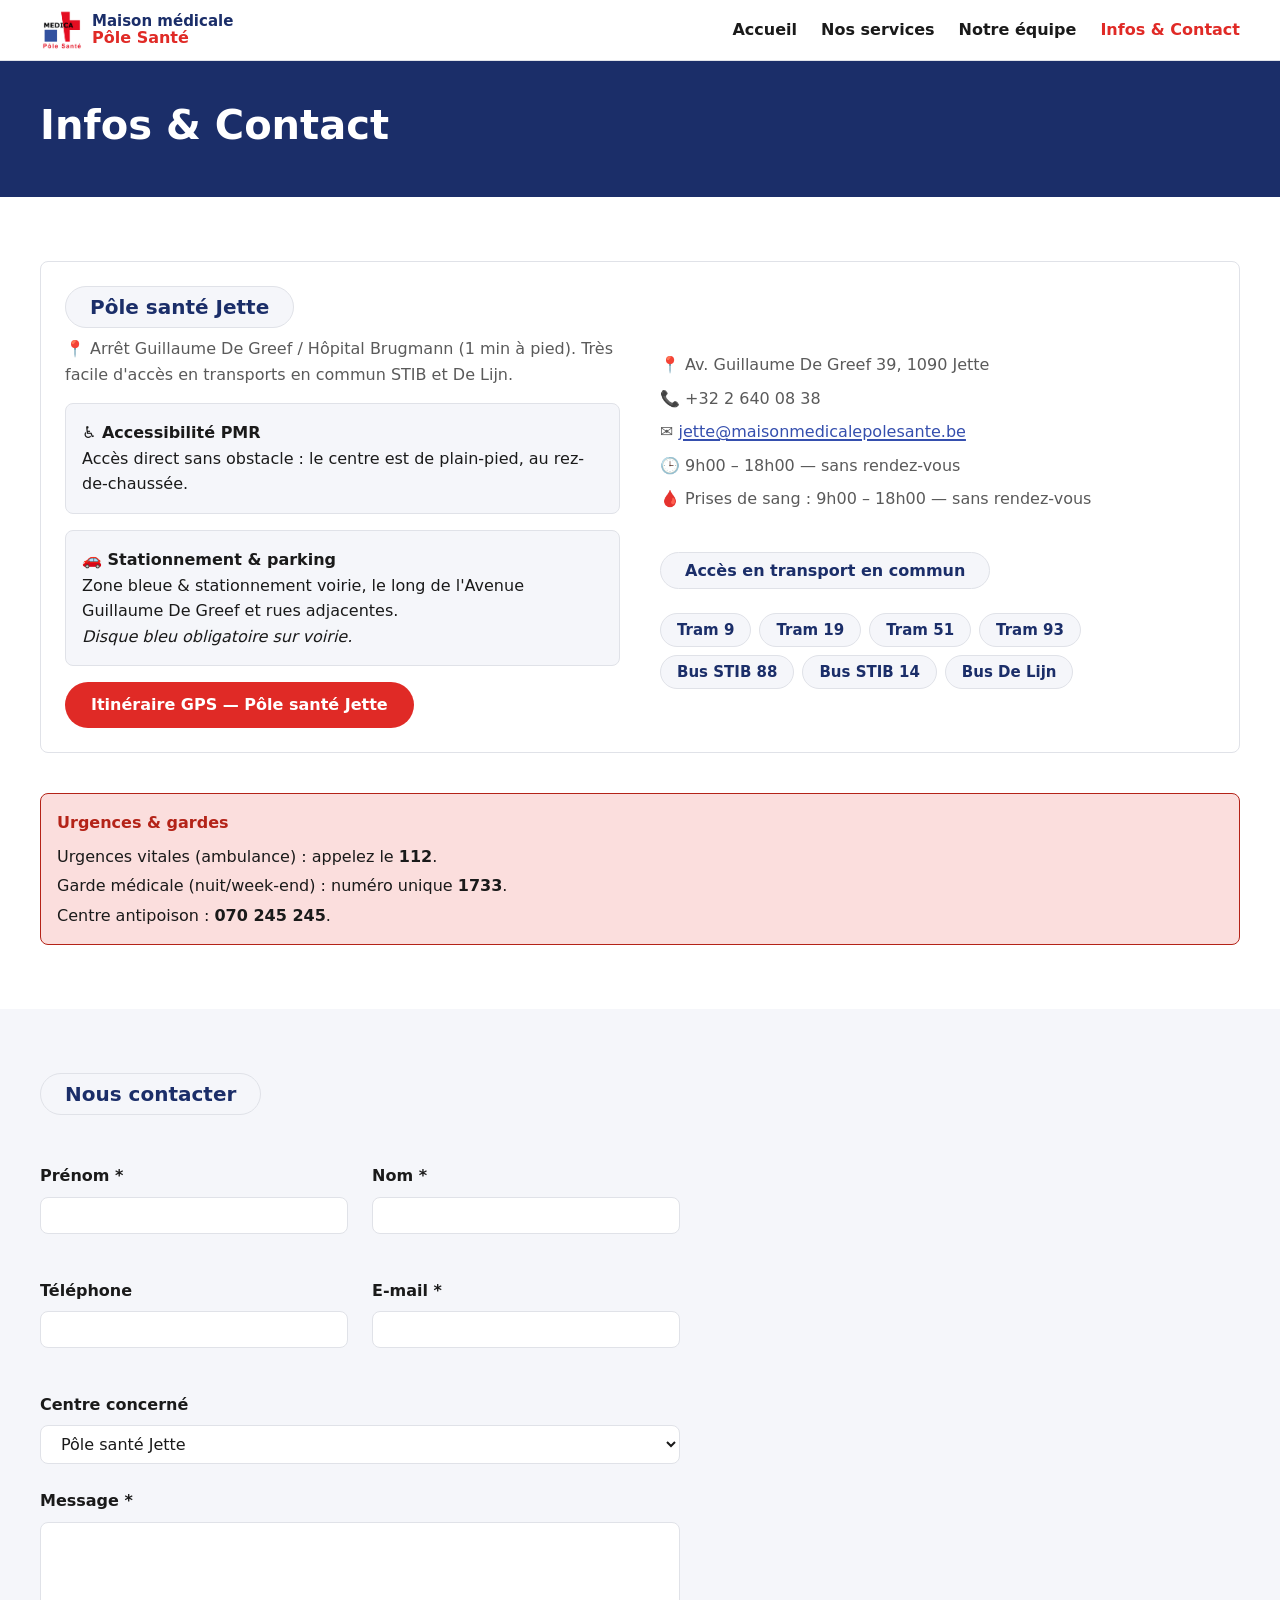
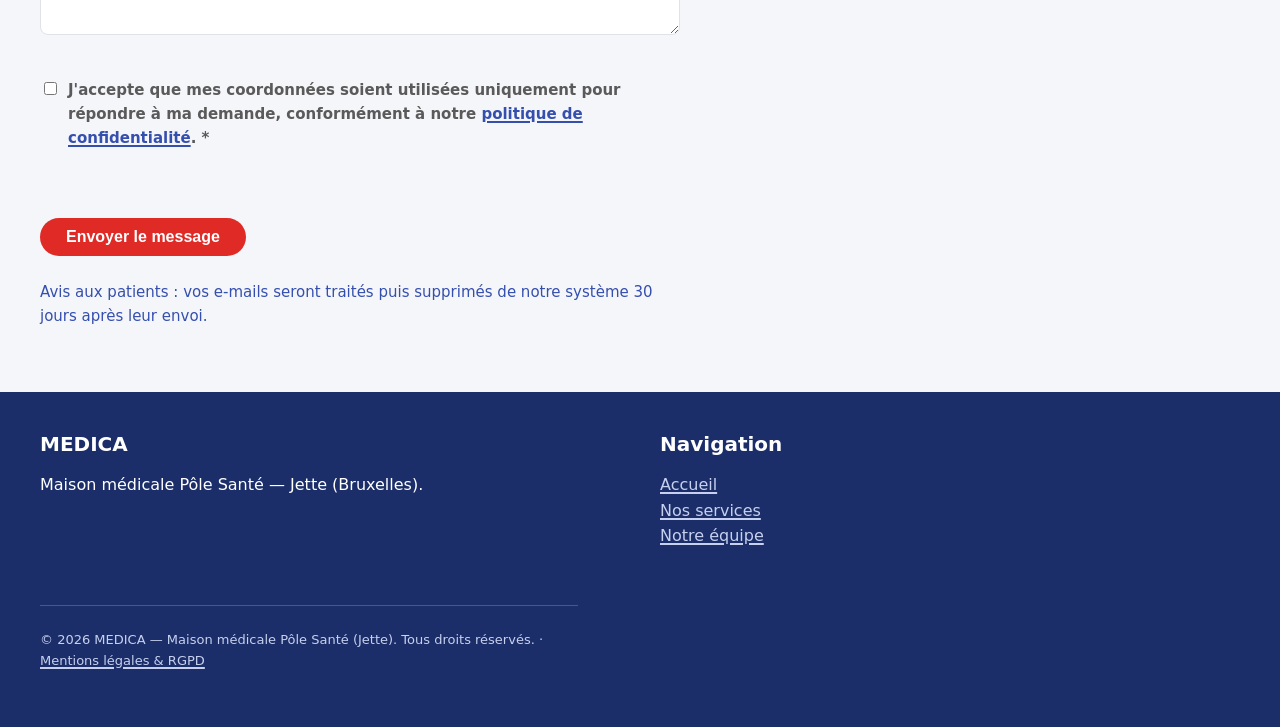
<file: contact.html>
<!DOCTYPE html>
<html lang="fr">
<head>
<meta charset="UTF-8">
<meta name="viewport" content="width=device-width, initial-scale=1">
<title>Infos &amp; Contact — MEDICA Pôle Santé Jette</title>
<meta name="description" content="Adresse, horaires, téléphone, accès en transport en commun, parking et numéros d'urgence pour la maison médicale Pôle Santé de Jette.">
<link rel="stylesheet" href="03-design-system.css?v=7">
<link rel="stylesheet" href="style.css?v=23">
</head>
<body>

<header class="entete">
  <div class="conteneur">
    <a class="entete__marque" href="index.html">
      <img class="entete__logo" src="logo-medica-v2.png" width="44" height="44" alt="Logo MEDICA : croix rouge et carré bleu">
      <span class="entete__nom">Maison médicale<small>Pôle Santé</small></span>
    </a>

    <nav class="entete__nav" aria-label="Navigation principale">
      <a href="index.html">Accueil</a>
      <a href="services.html">Nos services</a>
      <a href="equipe.html">Notre équipe</a>
      <a href="contact.html" aria-current="page">Infos &amp; Contact</a>
    </nav>

    <button class="entete__bascule" type="button" aria-expanded="false" aria-controls="nav-mobile" id="bouton-menu">
      <span aria-hidden="true">☰</span>
      <span style="position:absolute;width:1px;height:1px;overflow:hidden;clip:rect(0 0 0 0);">Ouvrir le menu</span>
    </button>
  </div>

  <nav class="entete__nav-mobile" id="nav-mobile" aria-label="Navigation mobile" hidden>
    <a href="index.html">Accueil</a>
    <a href="services.html">Nos services</a>
    <a href="equipe.html">Notre équipe</a>
    <a href="contact.html" aria-current="page">Infos &amp; Contact</a>
  </nav>
</header>

<main>

  <section class="bandeau">
    <div class="conteneur">
      <h1>Infos &amp; Contact</h1>
    </div>
  </section>

  <section class="section">
    <div class="conteneur">
      <div class="grille-centres">

        <article class="carte-centre">
          <h2>Pôle santé Jette</h2>

          <div class="carte-centre__deux-colonnes">
            <div class="carte-centre__col carte-centre__col--droite">
              <ul class="carte-centre__liste">
                <li>📍 Av. Guillaume De Greef 39, 1090 Jette</li>
                <li>📞 +32 2 640 08 38</li>
                <li>✉️ <a href="mailto:jette@maisonmedicalepolesante.be">jette@maisonmedicalepolesante.be</a></li>
                <li>🕒 9h00 – 18h00 — sans rendez-vous</li>
                <li>🩸 Prises de sang : 9h00 – 18h00 — sans rendez-vous</li>
              </ul>

              <h3 style="font-size:var(--taille-m); margin-top:var(--esp-4);">Accès en transport en commun</h3>
              <ul class="liste-transport">
                <li class="puce-transport">Tram 9</li>
                <li class="puce-transport">Tram 19</li>
                <li class="puce-transport">Tram 51</li>
                <li class="puce-transport">Tram 93</li>
                <li class="puce-transport">Bus STIB 88</li>
                <li class="puce-transport">Bus STIB 14</li>
                <li class="puce-transport">Bus De Lijn</li>
              </ul>
            </div>

            <div class="carte-centre__col carte-centre__col--gauche">
              <p style="color:var(--texte-secondaire); margin-top:0;">
                📍 Arrêt Guillaume De Greef / Hôpital Brugmann (1 min à pied).
                Très facile d'accès en transports en commun STIB et De Lijn.
              </p>

              <div class="encart-parking">
                <strong>♿ Accessibilité PMR</strong><br>
                Accès direct sans obstacle&nbsp;: le centre est de plain-pied,
                au rez-de-chaussée.
              </div>

              <div class="encart-parking">
                <strong>🚗 Stationnement &amp; parking</strong><br>
                Zone bleue &amp; stationnement voirie, le long de l'Avenue
                Guillaume De Greef et rues adjacentes.<br>
                <em>Disque bleu obligatoire sur voirie.</em>
              </div>

              <div class="carte-centre__actions">
                <a class="bouton bouton-primaire" href="https://www.google.com/maps/dir/?api=1&amp;destination=Av.+Guillaume+De+Greef+39%2C+1090+Jette%2C+Belgique" target="_blank" rel="noopener">Itinéraire GPS — Pôle santé Jette</a>
              </div>
            </div>
          </div>
        </article>

      </div>

      <div class="encart-urgence" style="margin-top:var(--esp-5);">
        <strong style="color:var(--erreur);">Urgences &amp; gardes</strong>
        <p style="margin:var(--esp-2) 0 0;">Urgences vitales (ambulance) : appelez le <strong>112</strong>.</p>
        <p style="margin:var(--esp-1) 0 0;">Garde médicale (nuit/week-end) : numéro unique <strong>1733</strong>.</p>
        <p style="margin:var(--esp-1) 0 0;">Centre antipoison : <strong>070 245 245</strong>.</p>
      </div>
    </div>
  </section>

  <section class="section section--alt" id="nous-contacter">
    <div class="conteneur">
      <div class="section__entete">
        <h2>Nous contacter</h2>
      </div>

      <form class="formulaire" id="formulaire-contact" novalidate>
        <p class="formulaire__piege" aria-hidden="true">
          <label for="site-web-personnel">Ne pas remplir ce champ</label>
          <input type="text" id="site-web-personnel" name="site-web-personnel" tabindex="-1" autocomplete="off">
        </p>
        <input type="hidden" name="horodatage" id="horodatage">

        <div class="formulaire__grille formulaire__grille--deux">
          <div class="formulaire__champ">
            <label for="prenom">Prénom *</label>
            <input type="text" id="prenom" name="prenom" required autocomplete="given-name">
            <span class="formulaire__erreur" id="erreur-prenom"></span>
          </div>
          <div class="formulaire__champ">
            <label for="nom">Nom *</label>
            <input type="text" id="nom" name="nom" required autocomplete="family-name">
            <span class="formulaire__erreur" id="erreur-nom"></span>
          </div>
        </div>

        <div class="formulaire__grille formulaire__grille--deux">
          <div class="formulaire__champ">
            <label for="telephone">Téléphone</label>
            <input type="tel" id="telephone" name="telephone" autocomplete="tel">
          </div>
          <div class="formulaire__champ">
            <label for="email">E-mail *</label>
            <input type="email" id="email" name="email" required autocomplete="email">
            <span class="formulaire__erreur" id="erreur-email"></span>
          </div>
        </div>

        <div class="formulaire__champ">
          <label for="centre">Centre concerné</label>
          <select id="centre" name="centre">
            <option value="Pôle santé Jette">Pôle santé Jette</option>
          </select>
        </div>

        <div class="formulaire__champ">
          <label for="message">Message *</label>
          <textarea id="message" name="message" rows="5" required></textarea>
          <span class="formulaire__erreur" id="erreur-message"></span>
        </div>

        <label class="formulaire__case">
          <input type="checkbox" id="consentement" name="consentement" required>
          <span>J'accepte que mes coordonnées soient utilisées uniquement pour répondre à ma demande, conformément à notre <a href="mentions-legales.html">politique de confidentialité</a>. *</span>
        </label>
        <span class="formulaire__erreur" id="erreur-consentement"></span>

        <button class="bouton bouton-primaire" type="submit" id="bouton-envoyer">Envoyer le message</button>

        <p style="color:var(--accent-clair); font-size:var(--taille-s); margin:0;">Avis aux patients&nbsp;: vos e-mails seront traités puis supprimés de notre système 30 jours après leur envoi.</p>
      </form>
    </div>
  </section>

</main>

<footer class="pied">
  <div class="conteneur">
    <div class="pied__grille" style="grid-template-columns:1fr 1fr;">
      <div>
        <h3 style="color:var(--accent-texte);">MEDICA</h3>
        <p>Maison médicale Pôle Santé — Jette (Bruxelles).</p>
      </div>
      <div>
        <h3 style="color:var(--accent-texte);">Navigation</h3>
        <p>
          <a href="index.html">Accueil</a><br>
          <a href="services.html">Nos services</a><br>
          <a href="equipe.html">Notre équipe</a>
        </p>
      </div>
    </div>
    <p class="pied__bas">© 2026 MEDICA — Maison médicale Pôle Santé (Jette). Tous droits réservés. · <a href="mentions-legales.html">Mentions légales &amp; RGPD</a></p>
  </div>
</footer>

<script>
  const formulaireContact = document.getElementById('formulaire-contact');
  document.getElementById('horodatage').value = Date.now();

  function afficherErreur(id, message) {
    const el = document.getElementById('erreur-' + id);
    if (el) el.textContent = message;
  }

  formulaireContact.addEventListener('submit', (evenement) => {
    let valide = true;
    ['prenom', 'nom', 'email', 'message', 'consentement'].forEach((id) => afficherErreur(id, ''));

    const prenom = document.getElementById('prenom');
    const nom = document.getElementById('nom');
    const email = document.getElementById('email');
    const message = document.getElementById('message');
    const consentement = document.getElementById('consentement');
    const piege = document.getElementById('site-web-personnel');

    if (!prenom.value.trim()) { afficherErreur('prenom', 'Merci d’indiquer votre prénom.'); valide = false; }
    if (!nom.value.trim()) { afficherErreur('nom', 'Merci d’indiquer votre nom.'); valide = false; }
    if (!email.value.trim() || !email.checkValidity()) { afficherErreur('email', 'Merci d’indiquer une adresse e-mail valide.'); valide = false; }
    if (!message.value.trim()) { afficherErreur('message', 'Merci de rédiger votre message.'); valide = false; }
    if (!consentement.checked) { afficherErreur('consentement', 'Merci de cocher la case pour continuer.'); valide = false; }

    // Le formulaire n'a pas de serveur derrière lui : on prévient toujours
    // la soumission native et on ouvre un e-mail pré-rempli à la place.
    evenement.preventDefault();

    // Piège anti-spam : un champ que seuls les robots remplissent.
    if (piege.value) { return; }

    if (!valide) { return; }

    const centre = document.getElementById('centre').value;
    const telephone = document.getElementById('telephone').value.trim();

    const sujet = `Message du site — ${centre}`;
    const corps = [
      `Prénom : ${prenom.value.trim()}`,
      `Nom : ${nom.value.trim()}`,
      `Téléphone : ${telephone || '(non renseigné)'}`,
      `E-mail : ${email.value.trim()}`,
      `Centre concerné : ${centre}`,
      '',
      'Message :',
      message.value.trim(),
    ].join('\n');

    const lienMailto = `mailto:maisonmedicale.pole.sante@gmail.com?subject=${encodeURIComponent(sujet)}&body=${encodeURIComponent(corps)}`;

    window.location.href = lienMailto;
  });

  const boutonMenu = document.getElementById('bouton-menu');
  const navMobile = document.getElementById('nav-mobile');
  boutonMenu.addEventListener('click', () => {
    const ouvert = boutonMenu.getAttribute('aria-expanded') === 'true';
    boutonMenu.setAttribute('aria-expanded', String(!ouvert));
    navMobile.hidden = ouvert;
  });
</script>

</body>
</html>
</file>
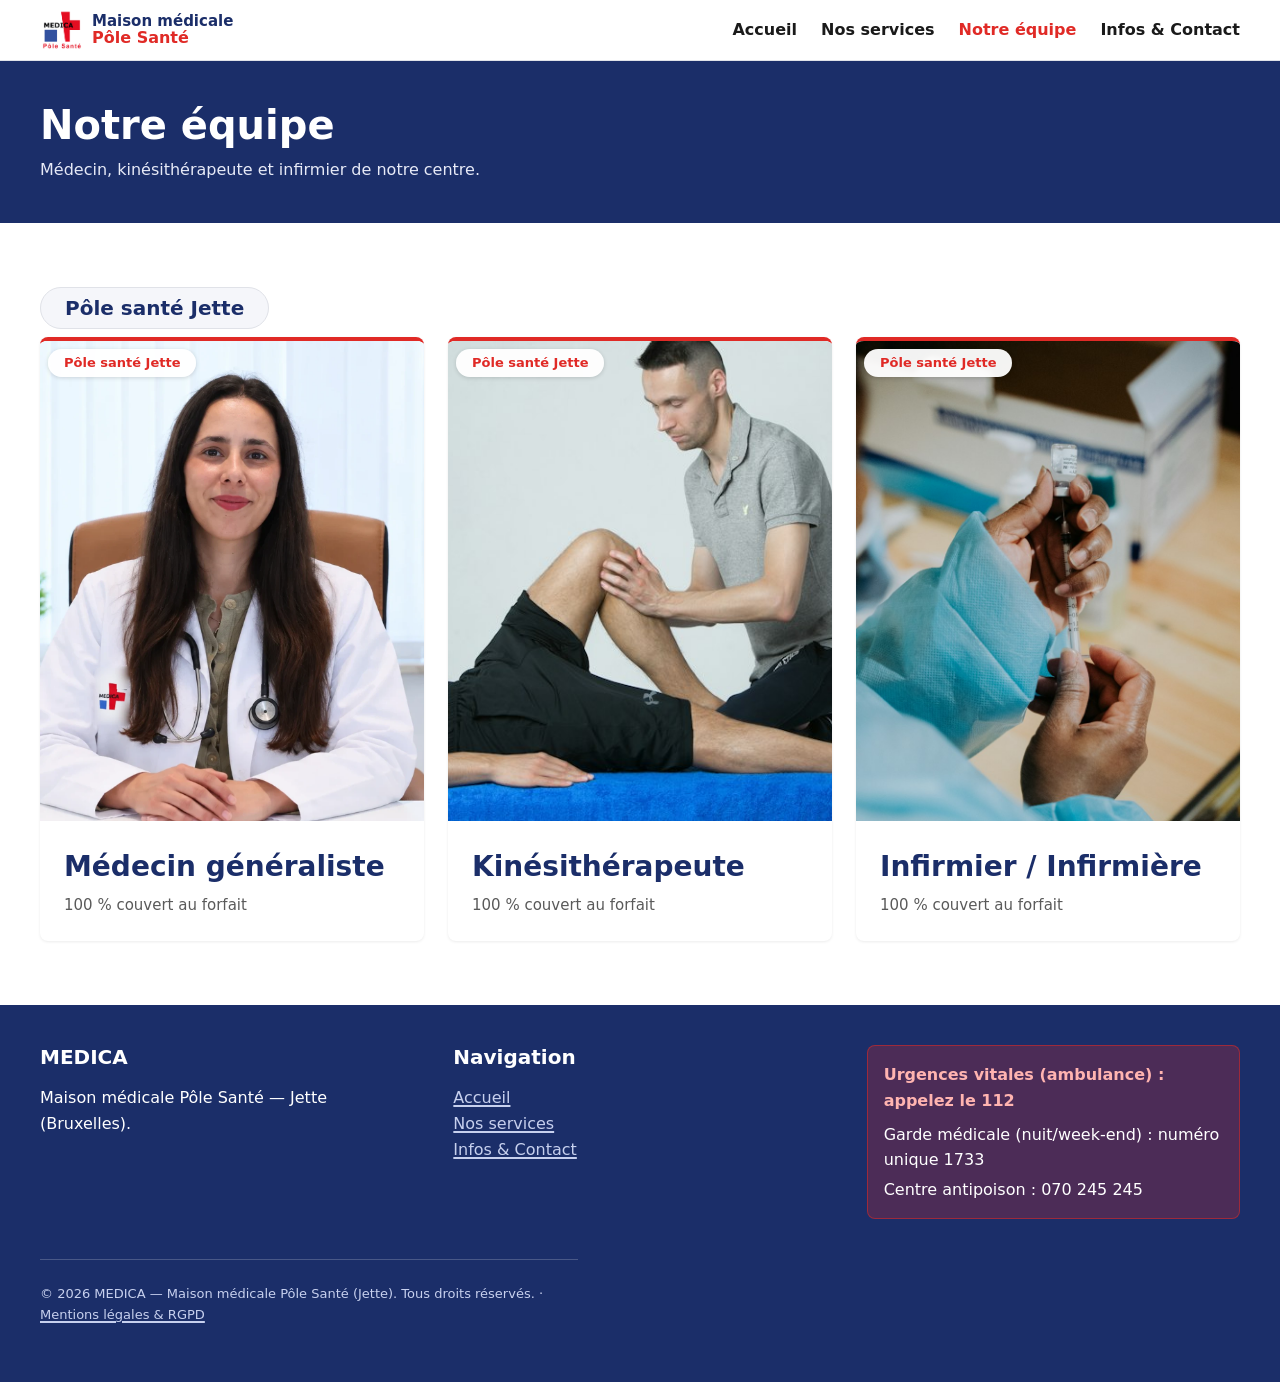
<file: equipe.html>
<!DOCTYPE html>
<html lang="fr">
<head>
<meta charset="UTF-8">
<meta name="viewport" content="width=device-width, initial-scale=1">
<title>Notre équipe — MEDICA Pôle Santé Jette</title>
<meta name="description" content="L'équipe médicale et paramédicale de la maison médicale Pôle Santé à Jette : médecin généraliste, kinésithérapeute, infirmier.">
<link rel="stylesheet" href="03-design-system.css?v=7">
<link rel="stylesheet" href="style.css?v=23">
</head>
<body>

<header class="entete">
  <div class="conteneur">
    <a class="entete__marque" href="index.html">
      <img class="entete__logo" src="logo-medica-v2.png" width="44" height="44" alt="Logo MEDICA : croix rouge et carré bleu">
      <span class="entete__nom">Maison médicale<small>Pôle Santé</small></span>
    </a>

    <nav class="entete__nav" aria-label="Navigation principale">
      <a href="index.html">Accueil</a>
      <a href="services.html">Nos services</a>
      <a href="equipe.html" aria-current="page">Notre équipe</a>
      <a href="contact.html">Infos &amp; Contact</a>
    </nav>

    <button class="entete__bascule" type="button" aria-expanded="false" aria-controls="nav-mobile" id="bouton-menu">
      <span aria-hidden="true">☰</span>
      <span style="position:absolute;width:1px;height:1px;overflow:hidden;clip:rect(0 0 0 0);">Ouvrir le menu</span>
    </button>
  </div>

  <nav class="entete__nav-mobile" id="nav-mobile" aria-label="Navigation mobile" hidden>
    <a href="index.html">Accueil</a>
    <a href="services.html">Nos services</a>
    <a href="equipe.html" aria-current="page">Notre équipe</a>
    <a href="contact.html">Infos &amp; Contact</a>
  </nav>
</header>

<main>

  <section class="bandeau">
    <div class="conteneur">
      <h1>Notre équipe</h1>
      <p>Médecin, kinésithérapeute et infirmier de notre centre.</p>
    </div>
  </section>

  <section class="section">
    <div class="conteneur">
      <h2>Pôle santé Jette</h2>
      <div class="grille-equipe">
        <article class="carte-membre carte-membre--jette">
          <div class="carte-membre__photo-zone">
            <span class="carte-membre__badge">Pôle santé Jette</span>
            <img class="carte-membre__photo" src="actifs/photo-medecin-jette.webp" alt="Médecin généraliste">
          </div>
          <div class="carte-membre__corps">
            <p class="role">Médecin généraliste</p>
            <p class="centre">100&nbsp;% couvert au forfait</p>
          </div>
        </article>

        <article class="carte-membre carte-membre--jette">
          <div class="carte-membre__photo-zone">
            <span class="carte-membre__badge">Pôle santé Jette</span>
            <img class="carte-membre__photo" src="actifs/photo-kine-jette.jpg" alt="Kinésithérapeute">
          </div>
          <div class="carte-membre__corps">
            <p class="role">Kinésithérapeute</p>
            <p class="centre">100&nbsp;% couvert au forfait</p>
          </div>
        </article>

        <article class="carte-membre carte-membre--jette">
          <div class="carte-membre__photo-zone">
            <span class="carte-membre__badge">Pôle santé Jette</span>
            <img class="carte-membre__photo" src="actifs/photo-infirmiere-jette.jpg" alt="Infirmier / Infirmière">
          </div>
          <div class="carte-membre__corps">
            <p class="role">Infirmier / Infirmière</p>
            <p class="centre">100&nbsp;% couvert au forfait</p>
          </div>
        </article>
      </div>
    </div>
  </section>

</main>

<footer class="pied">
  <div class="conteneur">
    <div class="pied__grille">
      <div>
        <h3 style="color:var(--accent-texte);">MEDICA</h3>
        <p>Maison médicale Pôle Santé — Jette (Bruxelles).</p>
      </div>
      <div>
        <h3 style="color:var(--accent-texte);">Navigation</h3>
        <p>
          <a href="index.html">Accueil</a><br>
          <a href="services.html">Nos services</a><br>
          <a href="contact.html">Infos &amp; Contact</a>
        </p>
      </div>
      <div class="pied__urgence">
        <p style="margin:0 0 var(--esp-2);"><strong>Urgences vitales (ambulance)&nbsp;: appelez le 112</strong></p>
        <p style="margin:0 0 var(--esp-1);">Garde médicale (nuit/week-end)&nbsp;: numéro unique 1733</p>
        <p style="margin:0;">Centre antipoison&nbsp;: 070 245 245</p>
      </div>
    </div>
    <p class="pied__bas">© 2026 MEDICA — Maison médicale Pôle Santé (Jette). Tous droits réservés. · <a href="mentions-legales.html">Mentions légales &amp; RGPD</a></p>
  </div>
</footer>

<script>
  const boutonMenu = document.getElementById('bouton-menu');
  const navMobile = document.getElementById('nav-mobile');
  boutonMenu.addEventListener('click', () => {
    const ouvert = boutonMenu.getAttribute('aria-expanded') === 'true';
    boutonMenu.setAttribute('aria-expanded', String(!ouvert));
    navMobile.hidden = ouvert;
  });
</script>

</body>
</html>
</file>
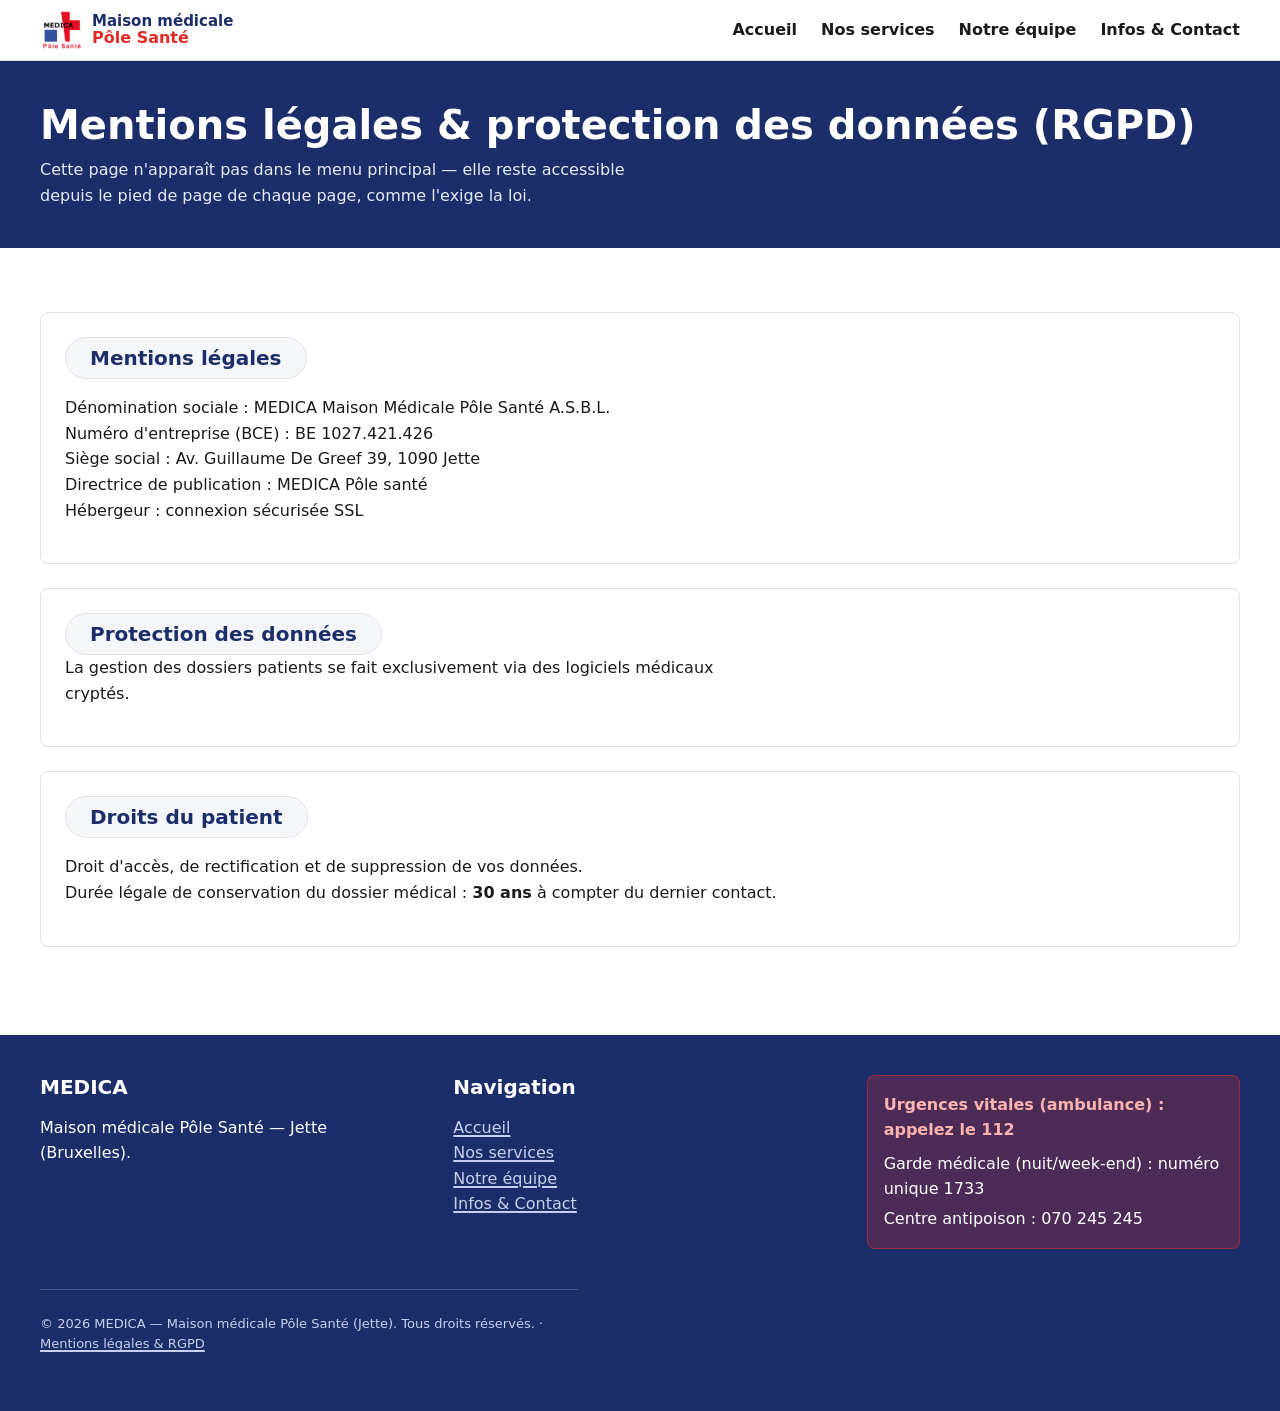
<file: mentions-legales.html>
<!DOCTYPE html>
<html lang="fr">
<head>
<meta charset="UTF-8">
<meta name="viewport" content="width=device-width, initial-scale=1">
<title>Mentions légales &amp; RGPD — MEDICA Pôle Santé Jette</title>
<meta name="description" content="Mentions légales, protection des données et droits du patient pour la maison médicale Pôle Santé de Jette.">
<link rel="stylesheet" href="03-design-system.css?v=7">
<link rel="stylesheet" href="style.css?v=23">
</head>
<body>

<header class="entete">
  <div class="conteneur">
    <a class="entete__marque" href="index.html">
      <img class="entete__logo" src="logo-medica-v2.png" width="44" height="44" alt="Logo MEDICA : croix rouge et carré bleu">
      <span class="entete__nom">Maison médicale<small>Pôle Santé</small></span>
    </a>

    <nav class="entete__nav" aria-label="Navigation principale">
      <a href="index.html">Accueil</a>
      <a href="services.html">Nos services</a>
      <a href="equipe.html">Notre équipe</a>
      <a href="contact.html">Infos &amp; Contact</a>
    </nav>

    <button class="entete__bascule" type="button" aria-expanded="false" aria-controls="nav-mobile" id="bouton-menu">
      <span aria-hidden="true">☰</span>
      <span style="position:absolute;width:1px;height:1px;overflow:hidden;clip:rect(0 0 0 0);">Ouvrir le menu</span>
    </button>
  </div>

  <nav class="entete__nav-mobile" id="nav-mobile" aria-label="Navigation mobile" hidden>
    <a href="index.html">Accueil</a>
    <a href="services.html">Nos services</a>
    <a href="equipe.html">Notre équipe</a>
    <a href="contact.html">Infos &amp; Contact</a>
  </nav>
</header>

<main>

  <section class="bandeau">
    <div class="conteneur">
      <h1>Mentions légales &amp; protection des données (RGPD)</h1>
      <p>Cette page n'apparaît pas dans le menu principal — elle reste accessible depuis le pied de page de chaque page, comme l'exige la loi.</p>
    </div>
  </section>

  <section class="section">
    <div class="conteneur">

      <article class="service-detail">
        <div class="service-detail__entete">
          <h2>Mentions légales</h2>
        </div>
        <ul class="conditions" style="padding-left:0; list-style:none; color:var(--texte);">
          <li>Dénomination sociale&nbsp;: MEDICA Maison Médicale Pôle Santé A.S.B.L.</li>
          <li>Numéro d'entreprise (BCE)&nbsp;: BE 1027.421.426</li>
          <li>Siège social&nbsp;: Av. Guillaume De Greef 39, 1090 Jette</li>
          <li>Directrice de publication&nbsp;: MEDICA Pôle santé</li>
          <li>Hébergeur&nbsp;: connexion sécurisée SSL</li>
        </ul>
      </article>

      <article class="service-detail">
        <div class="service-detail__entete">
          <h2>Protection des données</h2>
        </div>
        <p>
          La gestion des dossiers patients se fait exclusivement via des
          logiciels médicaux cryptés.
        </p>
      </article>

      <article class="service-detail">
        <div class="service-detail__entete">
          <h2>Droits du patient</h2>
        </div>
        <ul class="conditions" style="padding-left:0; list-style:none; color:var(--texte);">
          <li>Droit d'accès, de rectification et de suppression de vos données.</li>
          <li>Durée légale de conservation du dossier médical&nbsp;: <strong>30 ans</strong> à compter du dernier contact.</li>
        </ul>
      </article>

    </div>
  </section>

</main>

<footer class="pied">
  <div class="conteneur">
    <div class="pied__grille">
      <div>
        <h3 style="color:var(--accent-texte);">MEDICA</h3>
        <p>Maison médicale Pôle Santé — Jette (Bruxelles).</p>
      </div>
      <div>
        <h3 style="color:var(--accent-texte);">Navigation</h3>
        <p>
          <a href="index.html">Accueil</a><br>
          <a href="services.html">Nos services</a><br>
          <a href="equipe.html">Notre équipe</a><br>
          <a href="contact.html">Infos &amp; Contact</a>
        </p>
      </div>
      <div class="pied__urgence">
        <p style="margin:0 0 var(--esp-2);"><strong>Urgences vitales (ambulance)&nbsp;: appelez le 112</strong></p>
        <p style="margin:0 0 var(--esp-1);">Garde médicale (nuit/week-end)&nbsp;: numéro unique 1733</p>
        <p style="margin:0;">Centre antipoison&nbsp;: 070 245 245</p>
      </div>
    </div>
    <p class="pied__bas">
      © 2026 MEDICA — Maison médicale Pôle Santé (Jette). Tous droits réservés.
      · <a href="mentions-legales.html">Mentions légales &amp; RGPD</a>
    </p>
  </div>
</footer>

<script>
  const boutonMenu = document.getElementById('bouton-menu');
  const navMobile = document.getElementById('nav-mobile');
  boutonMenu.addEventListener('click', () => {
    const ouvert = boutonMenu.getAttribute('aria-expanded') === 'true';
    boutonMenu.setAttribute('aria-expanded', String(!ouvert));
    navMobile.hidden = ouvert;
  });
</script>

</body>
</html>
</file>
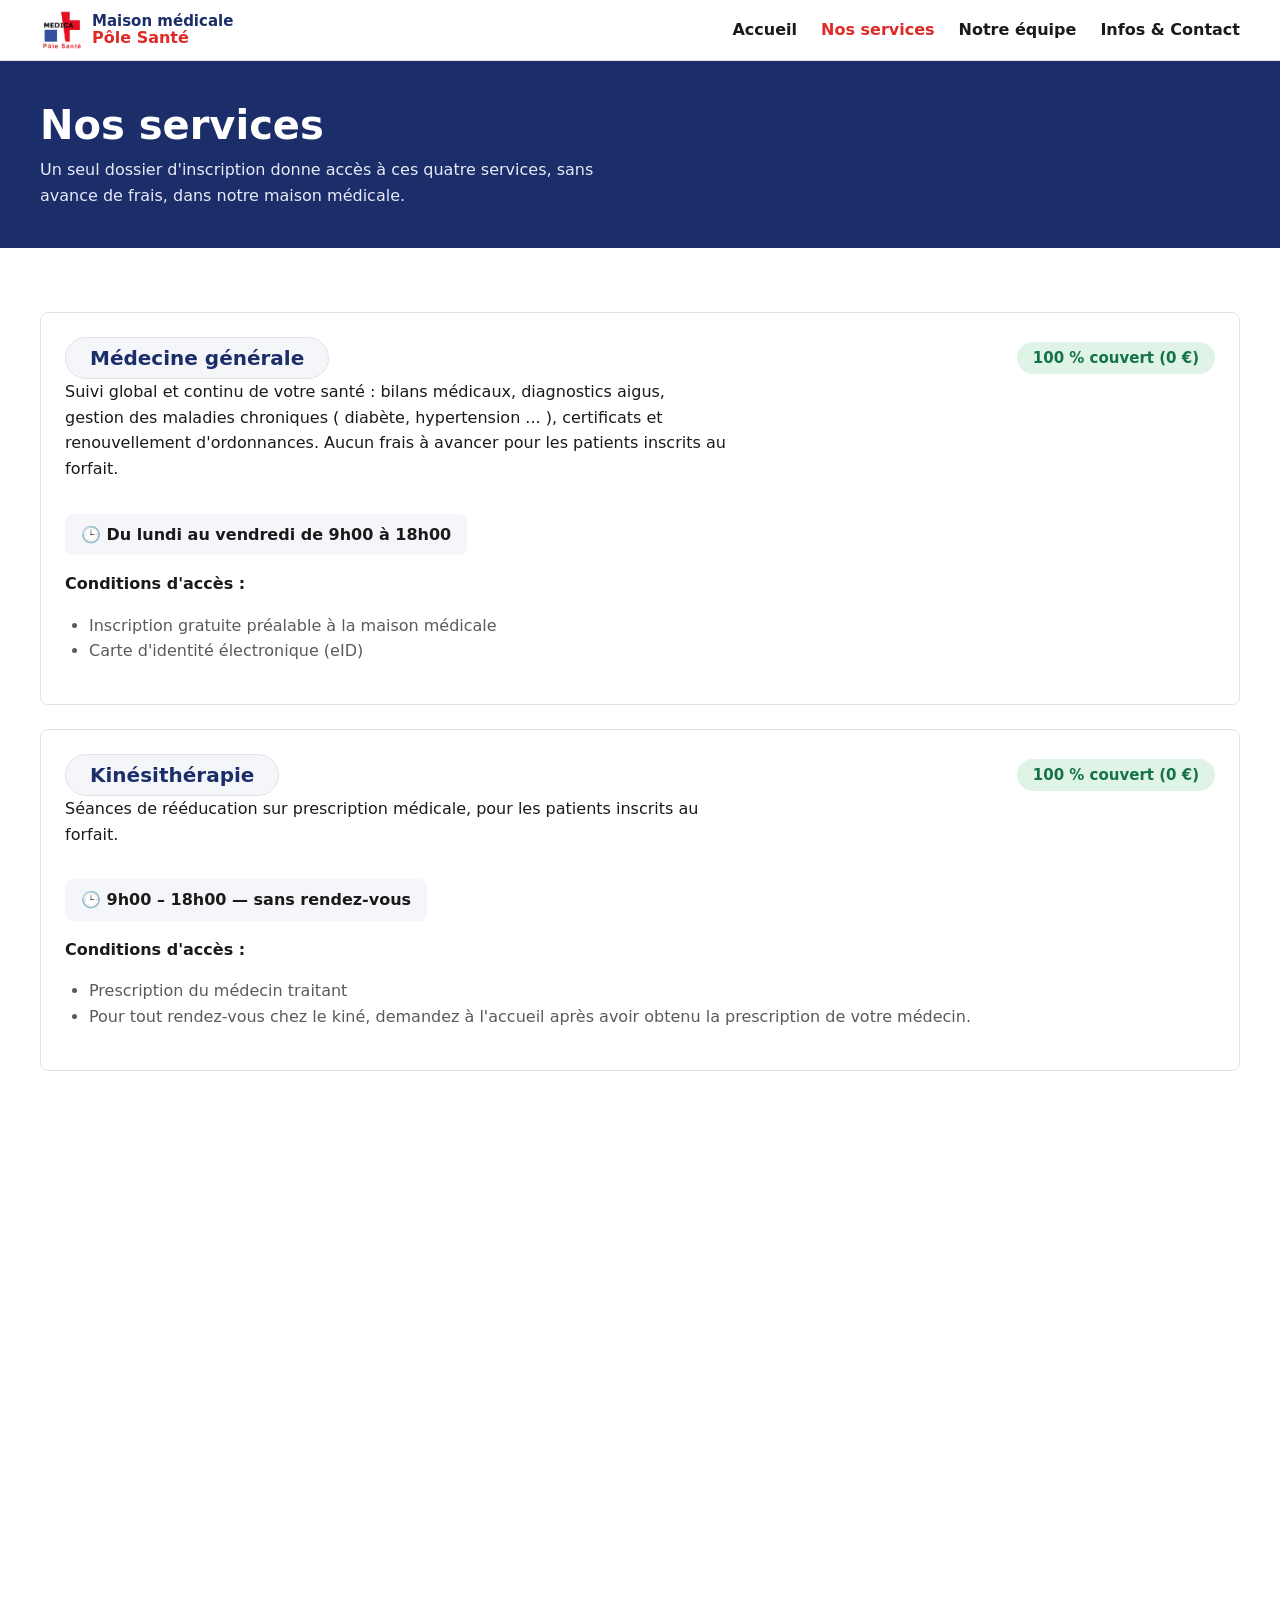
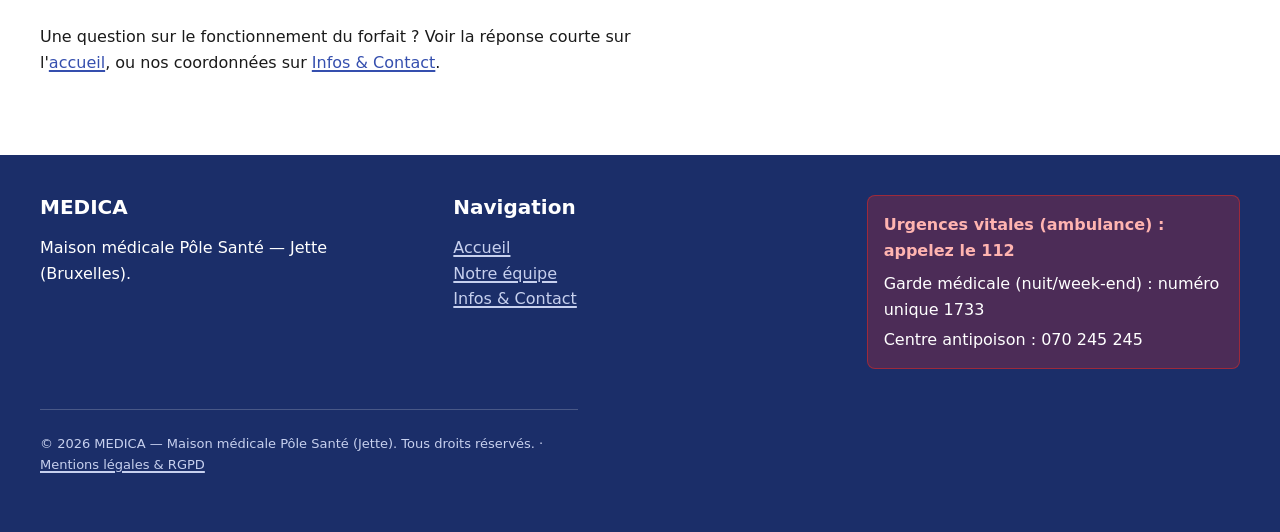
<file: services.html>
<!DOCTYPE html>
<html lang="fr">
<head>
<meta charset="UTF-8">
<meta name="viewport" content="width=device-width, initial-scale=1">
<title>Nos services — MEDICA Pôle Santé</title>
<meta name="description" content="Médecine générale, kinésithérapie, soins infirmiers et prises de sang, au forfait, sans rendez-vous, à notre maison médicale de Jette.">
<link rel="stylesheet" href="03-design-system.css?v=7">
<link rel="stylesheet" href="style.css?v=23">
</head>
<body>

<header class="entete">
  <div class="conteneur">
    <a class="entete__marque" href="index.html">
      <img class="entete__logo" src="logo-medica-v2.png" width="44" height="44" alt="Logo MEDICA : croix rouge et carré bleu">
      <span class="entete__nom">Maison médicale<small>Pôle Santé</small></span>
    </a>

    <nav class="entete__nav" aria-label="Navigation principale">
      <a href="index.html">Accueil</a>
      <a href="services.html" aria-current="page">Nos services</a>
      <a href="equipe.html">Notre équipe</a>
      <a href="contact.html">Infos &amp; Contact</a>
    </nav>

    <button class="entete__bascule" type="button" aria-expanded="false" aria-controls="nav-mobile" id="bouton-menu">
      <span aria-hidden="true">☰</span>
      <span style="position:absolute;width:1px;height:1px;overflow:hidden;clip:rect(0 0 0 0);">Ouvrir le menu</span>
    </button>
  </div>

  <nav class="entete__nav-mobile" id="nav-mobile" aria-label="Navigation mobile" hidden>
    <a href="index.html">Accueil</a>
    <a href="services.html" aria-current="page">Nos services</a>
    <a href="equipe.html">Notre équipe</a>
    <a href="contact.html">Infos &amp; Contact</a>
  </nav>
</header>

<main>

  <section class="bandeau">
    <div class="conteneur">
      <h1>Nos services</h1>
      <p>Un seul dossier d'inscription donne accès à ces quatre services, sans avance de frais, dans notre maison médicale.</p>
    </div>
  </section>

  <section class="section">
    <div class="conteneur">

      <article class="service-detail">
        <div class="service-detail__entete">
          <h2>Médecine générale</h2>
          <span class="badge badge-succes">100&nbsp;% couvert (0&nbsp;€)</span>
        </div>
        <p>
          Suivi global et continu de votre santé&nbsp;: bilans médicaux,
          diagnostics aigus, gestion des maladies chroniques ( diabète,
          hypertension ... ), certificats et renouvellement d'ordonnances. Aucun
          frais à avancer pour les patients inscrits au forfait.
        </p>
        <p class="service-detail__horaire">🕒 Du lundi au vendredi de 9h00 à 18h00</p>
        <p><strong>Conditions d'accès&nbsp;:</strong></p>
        <ul class="conditions">
          <li>Inscription gratuite préalable à la maison médicale</li>
          <li>Carte d'identité électronique (eID)</li>
        </ul>
      </article>

      <article class="service-detail">
        <div class="service-detail__entete">
          <h2>Kinésithérapie</h2>
          <span class="badge badge-succes">100&nbsp;% couvert (0&nbsp;€)</span>
        </div>
        <p>Séances de rééducation sur prescription médicale, pour les patients inscrits au forfait.</p>
        <p class="service-detail__horaire">🕒 9h00 – 18h00 — sans rendez-vous</p>
        <p><strong>Conditions d'accès&nbsp;:</strong></p>
        <ul class="conditions">
          <li>Prescription du médecin traitant</li>
          <li>Pour tout rendez-vous chez le kiné, demandez à l'accueil après avoir obtenu la prescription de votre médecin.</li>
        </ul>
      </article>

      <article class="service-detail">
        <div class="service-detail__entete">
          <h2>Soins infirmiers</h2>
          <span class="badge badge-succes">100&nbsp;% couvert (0&nbsp;€)</span>
        </div>
        <p>Pansements, injections et suivi infirmier, à votre maison médicale Pôle Santé ou à domicile.</p>
        <p class="service-detail__horaire">🕒 9h00 – 18h00 — sans rendez-vous</p>
      </article>

      <article class="service-detail">
        <div class="service-detail__entete">
          <h2>Prises de sang</h2>
        </div>
        <p class="service-detail__horaire" style="color:var(--erreur); font-weight:700;">🩸 9h00 – 18h00 — sans rendez-vous</p>
        <p>
          Les prélèvements sanguins et analyses de laboratoire sont
          effectués sans rendez-vous, tous les jours, à notre maison
          médicale&nbsp;: Pôle santé Jette.
        </p>
      </article>

      <p style="margin-top:var(--esp-5);">
        Une question sur le fonctionnement du forfait&nbsp;? Voir la réponse
        courte sur l'<a href="index.html#forfait">accueil</a>, ou nos
        coordonnées sur <a href="contact.html">Infos &amp; Contact</a>.
      </p>
    </div>
  </section>

</main>

<footer class="pied">
  <div class="conteneur">
    <div class="pied__grille">
      <div>
        <h3 style="color:var(--accent-texte);">MEDICA</h3>
        <p>Maison médicale Pôle Santé — Jette (Bruxelles).</p>
      </div>
      <div>
        <h3 style="color:var(--accent-texte);">Navigation</h3>
        <p>
          <a href="index.html">Accueil</a><br>
          <a href="equipe.html">Notre équipe</a><br>
          <a href="contact.html">Infos &amp; Contact</a>
        </p>
      </div>
      <div class="pied__urgence">
        <p style="margin:0 0 var(--esp-2);"><strong>Urgences vitales (ambulance)&nbsp;: appelez le 112</strong></p>
        <p style="margin:0 0 var(--esp-1);">Garde médicale (nuit/week-end)&nbsp;: numéro unique 1733</p>
        <p style="margin:0;">Centre antipoison&nbsp;: 070 245 245</p>
      </div>
    </div>
    <p class="pied__bas">© 2026 MEDICA — Maison médicale Pôle Santé (Jette). Tous droits réservés. · <a href="mentions-legales.html">Mentions légales &amp; RGPD</a></p>
  </div>
</footer>

<script>
  const boutonMenu = document.getElementById('bouton-menu');
  const navMobile = document.getElementById('nav-mobile');
  boutonMenu.addEventListener('click', () => {
    const ouvert = boutonMenu.getAttribute('aria-expanded') === 'true';
    boutonMenu.setAttribute('aria-expanded', String(!ouvert));
    navMobile.hidden = ouvert;
  });
</script>

</body>
</html>
</file>
<file: 03-design-system.css>
/* =========================================================
   DESIGN SYSTEM — MEDICA / Maison médicale Pôle Santé

   Couleurs extraites par échantillonnage direct du logo
   (« logo pole santé-Q.jpg ») et des captures de `pole sante siteweb/`,
   pas redevinées à l'œil. Contrastes calculés (WCAG) en commentaire
   à côté de chaque paire texte/fond.

   Règle unique mais absolue : dans le reste du site, aucune couleur,
   aucune taille et aucun espacement en dur. Tout passe par une variable
   déclarée ci-dessous. C'est ce qui garantit qu'une modification faite
   ici se propage à toutes les pages d'un coup.
   ========================================================= */

:root {
  /* --- Couleurs -------------------------------------------------- */
  --fond:             #FFFFFF;
  --surface:          #F5F6FA;
  --texte:            #1A1A1A;             /* sur --fond      : 17.4:1 */
  --texte-secondaire: #5A5A5A;             /* sur --fond      : 6.9:1  */
  --bordure:          #E0E2E8;
  --accent:           #1B2E69;             /* bleu marine — hero, header, texte sur blanc : 12.8:1 */
  --accent-clair:     #354FAE;             /* bleu du logo — liens secondaires, sur blanc : 7.3:1 */
  --alerte-forte:     #E02A26;             /* rouge du logo — CTA, sur blanc en texte : 4.6:1 (OK dès 16px) */
  --accent-texte:     #FFFFFF;             /* texte posé sur --accent ou --alerte-forte */

  --succes:           #157347;
  --alerte:           #9A6700;
  --erreur:           #B42318;

  /* --- Typographie ------------------------------------------------ */
  --police-titre: system-ui, -apple-system, "Segoe UI", sans-serif;
  --police-texte: system-ui, -apple-system, "Segoe UI", sans-serif;

  --taille-xs:  0.8125rem;
  --taille-s:   0.9375rem;
  --taille-m:   1rem;
  --taille-l:   1.25rem;
  --taille-xl:  1.75rem;
  --taille-xxl: 2.5rem;

  --interligne-serre: 1.2;
  --interligne-texte: 1.6;

  /* --- Espacements ------------------------------------------------ */
  --esp-1: 0.25rem;
  --esp-2: 0.5rem;
  --esp-3: 1rem;
  --esp-4: 1.5rem;
  --esp-5: 2.5rem;
  --esp-6: 4rem;

  /* --- Divers ----------------------------------------------------- */
  --rayon:   8px;
  --rayon-pilule: 999px;
  --ombre:   0 1px 3px rgb(0 0 0 / 0.1);
  --largeur-lecture: 65ch;
  --largeur-page: 1200px;

  /* Fond toujours clair : on ignore volontairement le mode sombre du système. */
  color-scheme: light;
}

/* =========================================================
   STYLES DE BASE
   ========================================================= */

* { box-sizing: border-box; }

html {
  overflow-x: hidden;
  max-width: 100%;
}

body {
  margin: 0;
  max-width: 100%;
  background: var(--fond);
  color: var(--texte);
  font-family: var(--police-texte);
  font-size: var(--taille-m);
  line-height: var(--interligne-texte);
}

h1, h2, h3, h4 {
  font-family: var(--police-titre);
  line-height: var(--interligne-serre);
  color: var(--accent);
  margin: 0 0 var(--esp-3);
}

h1 { font-size: var(--taille-xxl); }
h2 { font-size: var(--taille-xl); }
h3 { font-size: var(--taille-l); }

p { margin: 0 0 var(--esp-3); max-width: var(--largeur-lecture); }

a {
  color: var(--accent-clair);
  text-decoration-thickness: 2px;
  text-underline-offset: 2px;
}
a:hover { color: var(--accent); }
a:focus-visible { outline: 2px solid var(--accent-clair); outline-offset: 2px; }

/* --- Boutons ------------------------------------------------------ */

.bouton {
  display: inline-flex;
  align-items: center;
  gap: var(--esp-2);
  padding: var(--esp-2) var(--esp-4);
  border-radius: var(--rayon-pilule);
  border: 2px solid transparent;
  font-size: var(--taille-m);
  font-weight: 700;
  cursor: pointer;
  text-decoration: none;
  transition: background-color .15s ease, color .15s ease, border-color .15s ease;
}

.bouton-primaire {
  background: var(--alerte-forte);
  color: var(--accent-texte);
}
.bouton-primaire:hover  { background: #C0231F; }
.bouton-primaire:focus-visible { outline: 2px solid var(--accent); outline-offset: 2px; }
.bouton-primaire:disabled {
  background: var(--bordure);
  color: var(--texte-secondaire);
  cursor: not-allowed;
}

.bouton-secondaire {
  background: transparent;
  border-color: var(--accent);
  color: var(--accent);
}
.bouton-secondaire:hover { background: var(--surface); }
.bouton-secondaire:focus-visible { outline: 2px solid var(--accent); outline-offset: 2px; }
.bouton-secondaire:disabled {
  border-color: var(--bordure);
  color: var(--texte-secondaire);
  cursor: not-allowed;
}

/* --- Champs de formulaire ------------------------------------------ */

label {
  display: block;
  font-weight: 600;
  margin-bottom: var(--esp-1);
}

input, textarea, select {
  width: 100%;
  padding: var(--esp-2) var(--esp-3);
  font-size: var(--taille-m);
  font-family: inherit;
  color: var(--texte);
  background: var(--fond);
  border: 1px solid var(--bordure);
  border-radius: var(--rayon);
}

input:hover, textarea:hover, select:hover { border-color: var(--accent-clair); }

input:focus-visible, textarea:focus-visible, select:focus-visible {
  outline: 2px solid var(--accent-clair);
  outline-offset: 1px;
  border-color: var(--accent-clair);
}

input:disabled, textarea:disabled, select:disabled {
  background: var(--surface);
  color: var(--texte-secondaire);
  cursor: not-allowed;
}

/* --- Badges (utilisés partout dans le brouillon existant) --------- */

.badge {
  display: inline-flex;
  align-items: center;
  gap: var(--esp-1);
  padding: var(--esp-1) var(--esp-3);
  border-radius: var(--rayon-pilule);
  font-size: var(--taille-s);
  font-weight: 700;
}
.badge-succes  { background: #DFF3E6; color: var(--succes); }
.badge-alerte  { background: #FDECEC; color: var(--erreur); }
.badge-info    { background: #E7EAF7; color: var(--accent); }
</file>
<file: style.css>
/* =========================================================
   style.css — mise en page propre à la page d'accueil.
   Ne redéclare aucune couleur/taille/espacement : tout vient
   de ../03-design-system.css. Ce fichier ne fait que du layout.
   ========================================================= */

.conteneur {
  width: min(100% - 2 * var(--esp-4), var(--largeur-page));
  margin-inline: auto;
}

/* --- En-tête -------------------------------------------------- */

.entete {
  background: var(--fond);
  border-bottom: 1px solid var(--bordure);
  position: sticky;
  top: 0;
  z-index: 10;
}

.entete .conteneur {
  display: flex;
  align-items: center;
  justify-content: space-between;
  gap: var(--esp-3);
  padding-block: var(--esp-2);
}

.entete__marque {
  display: flex;
  align-items: center;
  gap: var(--esp-2);
  text-decoration: none;
}

.entete__logo {
  height: 44px;
  width: auto;
}

.entete__nom {
  font-family: var(--police-titre);
  font-weight: 800;
  line-height: 1.1;
  color: var(--accent);
  font-size: var(--taille-s);
}
.entete__nom small {
  display: block;
  color: var(--alerte-forte);
  font-weight: 700;
  font-size: var(--taille-m);
}

.entete__nav {
  display: none;
  gap: var(--esp-4);
}

.entete__nav a {
  color: var(--texte);
  font-weight: 600;
  text-decoration: none;
}
.entete__nav a:hover,
.entete__nav a:focus-visible { color: var(--accent); }
.entete__nav a[aria-current="page"],
.entete__nav-mobile a[aria-current="page"] {
  color: var(--alerte-forte);
}

.entete__bascule {
  display: inline-flex;
  align-items: center;
  justify-content: center;
  background: none;
  border: 1px solid var(--bordure);
  border-radius: var(--rayon);
  padding: var(--esp-3);
  font-size: var(--taille-xl);
  line-height: 1;
  cursor: pointer;
}

@media (min-width: 900px) {
  .entete__nav { display: flex; }
  .entete__bascule { display: none; }
}

.entete__nav-mobile {
  display: flex;
  flex-direction: column;
  gap: var(--esp-3);
  padding: var(--esp-3) var(--esp-4) var(--esp-4);
  border-top: 1px solid var(--bordure);
}
.entete__nav-mobile a {
  color: var(--texte);
  font-weight: 600;
  text-decoration: none;
}
.entete__nav-mobile[hidden] { display: none; }

@media (min-width: 900px) {
  .entete__nav-mobile { display: none !important; }
}

/* --- Hero -------------------------------------------------------- */

.hero {
  background-color: var(--accent);
  background-image:
    linear-gradient(rgba(27, 46, 105, .55), rgba(27, 46, 105, .55)),
    url('actifs/hero-fond-mobile.jpg');
  background-size: cover;
  background-position: center;
  color: var(--accent-texte);
  padding-block: var(--esp-6);
}
@media (min-width: 900px) {
  .hero {
    background-image:
      linear-gradient(rgba(27, 46, 105, .55), rgba(27, 46, 105, .55)),
      url('actifs/hero-fond-desktop.jpg');
  }
}

.hero .conteneur {
  display: grid;
  gap: var(--esp-5);
}

@media (min-width: 900px) {
  .hero .conteneur {
    grid-template-columns: 1.1fr 0.9fr;
    align-items: end;
  }
}

.hero__logo {
  display: inline-block;
  background: var(--fond);
  padding: var(--esp-3);
  border-radius: var(--rayon);
  margin-bottom: var(--esp-4);
}
.hero__logo img {
  display: block;
  width: 140px;
  height: auto;
}

.hero h1 {
  color: var(--accent-texte);
  font-size: var(--taille-xl);
}
@media (min-width: 700px) {
  .hero h1 { font-size: var(--taille-xxl); }
}

.hero p {
  color: #E7EAF7;
  max-width: 60ch;
  font-size: 1.0625rem;
}

.hero__actions {
  display: flex;
  flex-wrap: wrap;
  gap: var(--esp-3);
  margin-top: var(--esp-4);
}
.bouton-secondaire--clair {
  border-color: var(--accent-texte);
  color: var(--accent-texte);
}
.bouton-secondaire--clair:hover {
  background: var(--fond);
  color: var(--accent);
}

.hero__image {
  width: 100%;
  height: auto;
  border-radius: var(--rayon);
}

.hero__visuel {
  display: flex;
  align-items: flex-end;
  justify-content: center;
}
@media (min-width: 900px) {
  .hero__visuel {
    margin-bottom: calc(-1 * var(--esp-6));
  }
}
.hero__visuel-cadre {
  position: relative;
  width: 100%;
  max-width: 620px;
}
.hero__visuel-cadre img {
  display: block;
  width: 100%;
  height: auto;
  -webkit-mask-image: radial-gradient(ellipse 50% 50% at 50% 50%, black 25%, rgba(0,0,0,.6) 55%, transparent 100%);
  mask-image: radial-gradient(ellipse 50% 50% at 50% 50%, black 25%, rgba(0,0,0,.6) 55%, transparent 100%);
}
.hero__etiquette {
  position: absolute;
  bottom: 8%;
  left: 50%;
  transform: translateX(-50%);
  background: var(--alerte-forte);
  color: var(--accent-texte);
  font-weight: 700;
  font-size: var(--taille-l);
  padding: var(--esp-3) var(--esp-5);
  border-radius: var(--rayon-pilule);
  box-shadow: var(--ombre);
  white-space: nowrap;
}
@media (max-width: 899px) {
  .hero__visuel {
    margin-top: var(--esp-4);
  }
  .hero__visuel-cadre {
    max-width: 400px;
    margin: 0 auto;
  }
  .hero__etiquette {
    font-size: var(--taille-m);
    padding: var(--esp-2) var(--esp-4);
  }
}

/* --- Centres ------------------------------------------------------ */

.section { padding-block: var(--esp-6); }
.section--alt { background: var(--surface); }

.section__entete {
  max-width: 60ch;
  margin-bottom: var(--esp-5);
}

@media (min-width: 900px) {
  #apercu-centres .section__entete { max-width: none; }
  #apercu-centres .section__entete p { white-space: nowrap; }
}

#videos .section__entete {
  max-width: 640px;
  margin-inline: auto;
  text-align: center;
}

@media (min-width: 900px) {
  #videos .conteneur {
    display: flex;
    align-items: center;
    justify-content: center;
    gap: var(--esp-5);
  }
  #videos .section__entete {
    flex: 0 1 320px;
    max-width: none;
    margin-inline: 0;
    margin-bottom: 0;
    text-align: left;
  }
  #videos .grille-videos {
    flex: 0 1 640px;
    max-width: none;
    margin-inline: 0;
  }
}

.grille-centres {
  display: grid;
  gap: var(--esp-4);
  grid-template-columns: minmax(0, 1fr);
  max-width: 500px;
  margin-inline: auto;
}
@media (min-width: 700px) {
  .grille-centres:has(.carte-centre__deux-colonnes) {
    max-width: none;
  }
}

.carte-centre {
  min-width: 0;
  border: 1px solid var(--bordure);
  border-radius: var(--rayon);
  padding: var(--esp-4);
  background: var(--fond);
  overflow-wrap: break-word;
  word-break: break-word;
}
.carte-centre h3 { margin-bottom: var(--esp-2); }
.carte-centre__liste {
  list-style: none;
  padding: 0;
  margin: var(--esp-3) 0;
  display: flex;
  flex-direction: column;
  gap: var(--esp-2);
  color: var(--texte-secondaire);
}
.carte-centre__actions {
  display: flex;
  flex-wrap: wrap;
  gap: var(--esp-2);
  margin-top: var(--esp-3);
}

@media (min-width: 900px) {
  .carte-centre__deux-colonnes {
    display: flex;
    gap: var(--esp-5);
    align-items: flex-start;
  }
  .carte-centre__col { flex: 1 1 0; min-width: 0; }
  .carte-centre__col--gauche { order: 1; }
  .carte-centre__col--droite { order: 2; }
}

/* --- Services ------------------------------------------------------ */

.grille-services {
  display: grid;
  gap: var(--esp-4);
  grid-template-columns: 1fr;
}
@media (min-width: 700px) {
  .grille-services { grid-template-columns: repeat(2, 1fr); }
}
@media (min-width: 1024px) {
  .grille-services { grid-template-columns: repeat(4, 1fr); }
}

.carte-service {
  border: 1px solid var(--bordure);
  border-radius: var(--rayon);
  padding: var(--esp-4);
  background: var(--fond);
}
.carte-service h3 { font-size: var(--taille-l); }
.carte-service p { color: var(--texte-secondaire); font-size: var(--taille-s); }

/* --- FAQ ------------------------------------------------------------ */

.faq { max-width: 70ch; }

.faq details {
  border: 1px solid var(--bordure);
  border-radius: var(--rayon);
  padding: var(--esp-3) var(--esp-4);
  margin-bottom: var(--esp-3);
}
.faq summary {
  cursor: pointer;
  font-weight: 700;
  color: var(--accent);
}
.faq summary:focus-visible { outline: 2px solid var(--accent-clair); outline-offset: 2px; }
.faq details p { margin-top: var(--esp-3); color: var(--texte-secondaire); }

/* --- Pied de page ---------------------------------------------------- */

.pied {
  background: var(--accent);
  color: var(--accent-texte);
  padding-block: var(--esp-5);
}
.pied a { color: #C7D0EE; }
.pied a:hover { color: var(--accent-texte); }

.pied__grille {
  display: grid;
  gap: var(--esp-5);
}
@media (min-width: 700px) {
  .pied__grille { grid-template-columns: repeat(3, 1fr); }
}

.pied__urgence {
  background: rgb(224 42 38 / 0.25);
  border: 1px solid rgb(224 42 38 / 0.55);
  border-radius: var(--rayon);
  padding: var(--esp-3);
}
.pied__urgence strong { color: #FFB4B0; }

.pied__bas {
  margin-top: var(--esp-5);
  padding-top: var(--esp-4);
  border-top: 1px solid rgb(255 255 255 / 0.2);
  font-size: var(--taille-xs);
  color: #C7D0EE;
}

.marqueur-a-verifier {
  color: var(--alerte-forte);
  font-weight: 700;
}

@media (prefers-reduced-motion: no-preference) {
  .bouton, a { transition-duration: .15s; }
}

/* --- Petites animations d'apparition (accueil, services, équipe) ---- */

@media (prefers-reduced-motion: no-preference) {
  @keyframes apparition {
    from { opacity: 0; transform: translateY(12px); }
    to   { opacity: 1; transform: translateY(0); }
  }

  .hero__logo,
  .hero h1,
  .hero p,
  .hero__actions,
  .hero__visuel-cadre {
    animation: apparition .6s ease both;
  }
  .hero__logo          { animation-delay: .05s; }
  .hero h1            { animation-delay: .2s; }
  .hero p             { animation-delay: .35s; }
  .hero__actions      { animation-delay: .45s; }
  .hero__visuel-cadre { animation-delay: .3s; }

  .service-detail,
  .carte-membre {
    animation: apparition .5s ease both;
  }
  .service-detail { transition: transform .2s ease, box-shadow .2s ease; }
  .service-detail:nth-of-type(1) { animation-delay: .05s; }
  .service-detail:nth-of-type(2) { animation-delay: .12s; }
  .service-detail:nth-of-type(3) { animation-delay: .19s; }
  .service-detail:nth-of-type(4) { animation-delay: .26s; }
  .carte-membre:nth-child(1) { animation-delay: .05s; }
  .carte-membre:nth-child(2) { animation-delay: .12s; }
  .carte-membre:nth-child(3) { animation-delay: .19s; }

  .service-detail:hover {
    transform: translateY(-3px);
    box-shadow: var(--ombre);
  }

  @keyframes respiration-douce {
    0%, 100% { transform: scale(1); }
    50%      { transform: scale(1.035); }
  }
  .section h2,
  .carte-video h3,
  .carte-centre h3 {
    animation: respiration-douce 3.2s ease-in-out infinite;
    transition: background-color .2s ease, color .2s ease;
  }
  .service-detail:hover .service-detail__entete h2 {
    background: var(--accent);
    color: var(--accent-texte);
  }
}

/* --- Bandeau de page intérieure (services, équipe, contact) -------- */

.bandeau {
  background: var(--accent);
  color: var(--accent-texte);
  padding-block: var(--esp-5);
}
.bandeau h1 { color: var(--accent-texte); margin-bottom: var(--esp-2); }
.bandeau p { color: #E7EAF7; max-width: 60ch; margin: 0; }

/* --- Vidéos de présentation des centres ----------------------------- */

.grille-videos {
  display: grid;
  gap: var(--esp-5);
  max-width: 640px;
  margin-inline: auto;
}

.carte-video h3 { margin-bottom: var(--esp-2); }

.video-cadre {
  position: relative;
  aspect-ratio: 16 / 9;
  width: 100%;
  border-radius: var(--rayon);
  border: 2px dashed var(--bordure);
  background: var(--surface);
  display: flex;
  align-items: center;
  justify-content: center;
  overflow: hidden;
}
.video-cadre video,
.video-cadre iframe {
  width: 100%;
  height: 100%;
  object-fit: cover;
  border: 0;
  border-radius: calc(var(--rayon) - 2px);
}

.video-cadre__lecture {
  position: absolute;
  top: 50%;
  left: 50%;
  transform: translate(-50%, -50%);
  z-index: 2;
  width: 64px;
  height: 64px;
  border-radius: 50%;
  border: none;
  background: var(--accent);
  color: var(--accent-texte);
  font-size: var(--taille-l);
  cursor: pointer;
  display: inline-flex;
  align-items: center;
  justify-content: center;
  box-shadow: var(--ombre);
  transition: background-color .15s ease, transform .15s ease;
}
.video-cadre__lecture:hover { background: var(--accent-clair); transform: translate(-50%, -50%) scale(1.05); }
.video-cadre__lecture:focus-visible { outline: 2px solid var(--accent-clair); outline-offset: 3px; }
.video-cadre__lecture[hidden] { display: none; }
.video-cadre__lecture:focus-visible { outline: 2px solid var(--accent-clair); outline-offset: 3px; }

.carte-video p.marqueur-a-verifier {
  font-size: var(--taille-s);
  margin-top: var(--esp-2);
}

/* --- Équipe ---------------------------------------------------------- */

.grille-equipe {
  display: grid;
  gap: var(--esp-4);
  grid-template-columns: 1fr;
}
@media (min-width: 600px) {
  .grille-equipe { grid-template-columns: repeat(2, 1fr); }
}
@media (min-width: 1024px) {
  .grille-equipe { grid-template-columns: repeat(3, 1fr); }
}

.carte-membre {
  position: relative;
  border-radius: var(--rayon);
  background: var(--fond);
  text-align: left;
  overflow: hidden;
  box-shadow: 0 1px 3px rgb(0 0 0 / 0.08);
  border-top: 4px solid var(--bordure);
  transition: transform .2s ease, box-shadow .2s ease;
}
.carte-membre--jette { border-top-color: var(--alerte-forte); }
.carte-membre--molenbeek { border-top-color: var(--accent); }
.carte-membre:hover {
  transform: translateY(-4px);
  box-shadow: 0 10px 24px rgb(0 0 0 / 0.12);
}

.carte-membre__photo-zone {
  position: relative;
  aspect-ratio: 4 / 5;
  background: var(--surface);
  overflow: hidden;
}
.carte-membre__photo {
  display: block;
  width: 100%;
  height: 100%;
  object-fit: cover;
  object-position: top center;
}
.carte-membre__badge {
  position: absolute;
  top: var(--esp-2);
  left: var(--esp-2);
  background: rgb(255 255 255 / 0.95);
  color: var(--accent);
  font-weight: 700;
  font-size: var(--taille-xs);
  padding: var(--esp-1) var(--esp-3);
  border-radius: var(--rayon-pilule);
  box-shadow: 0 1px 4px rgb(0 0 0 / 0.15);
}
.carte-membre--jette .carte-membre__badge { color: var(--alerte-forte); }

.carte-membre__corps { padding: var(--esp-4); }
.carte-membre .role { color: var(--accent); font-weight: 600; font-size: var(--taille-xl); margin: 0 0 var(--esp-1); }
.carte-membre .centre { color: var(--texte-secondaire); font-size: var(--taille-s); margin: 0; }

/* --- Transport & parking --------------------------------------------- */

.liste-transport {
  display: flex;
  flex-wrap: wrap;
  gap: var(--esp-2);
  list-style: none;
  padding: 0;
  margin: var(--esp-3) 0;
}
.puce-transport {
  padding: var(--esp-1) var(--esp-3);
  border-radius: var(--rayon-pilule);
  background: var(--surface);
  border: 1px solid var(--bordure);
  font-size: var(--taille-s);
  font-weight: 600;
  color: var(--accent);
}

.encart-parking {
  background: var(--surface);
  border: 1px solid var(--bordure);
  border-radius: var(--rayon);
  padding: var(--esp-3);
  margin-top: var(--esp-3);
}

.encart-urgence {
  background: #FBDEDD;
  border: 1px solid var(--erreur);
  border-radius: var(--rayon);
  padding: var(--esp-3);
}

/* --- Formulaire de contact -------------------------------------------- */

.formulaire {
  max-width: 640px;
  display: flex;
  flex-direction: column;
  gap: var(--esp-4);
}

.formulaire__grille {
  display: grid;
  gap: var(--esp-4);
}
@media (min-width: 600px) {
  .formulaire__grille--deux { grid-template-columns: 1fr 1fr; }
}

.formulaire__champ {
  display: flex;
  flex-direction: column;
  gap: var(--esp-1);
}

.formulaire__erreur {
  color: var(--erreur);
  font-size: var(--taille-xs);
  min-height: 1.2em;
}

.formulaire__case {
  display: flex;
  align-items: flex-start;
  gap: var(--esp-2);
  cursor: pointer;
}
.formulaire__case input[type="checkbox"] {
  width: auto;
  margin-top: 0.2em;
}
.formulaire__case span { color: var(--texte-secondaire); font-size: var(--taille-s); }

.formulaire__piege {
  position: absolute;
  width: 1px;
  height: 1px;
  padding: 0;
  margin: -1px;
  overflow: hidden;
  clip: rect(0, 0, 0, 0);
  clip-path: inset(50%);
  white-space: nowrap;
  border: 0;
}

.formulaire button[type="submit"] {
  align-self: flex-start;
}

/* --- Services détaillés ------------------------------------------------ */

.service-detail {
  border: 1px solid var(--bordure);
  border-radius: var(--rayon);
  padding: var(--esp-4);
  margin-bottom: var(--esp-4);
}
.service-detail__entete {
  display: flex;
  flex-wrap: wrap;
  align-items: center;
  justify-content: space-between;
  gap: var(--esp-2);
}
.section h2,
.carte-video h3,
.carte-centre h3 {
  display: inline-flex;
  align-items: center;
  margin: 0 0 var(--esp-2);
  padding: var(--esp-2) var(--esp-4);
  background: var(--surface);
  border: 1px solid var(--bordure);
  border-radius: var(--rayon-pilule);
  font-size: var(--taille-l);
  color: var(--accent);
}
.service-detail__entete h2 { margin: 0; }
.service-detail__horaire {
  display: inline-flex;
  align-items: center;
  gap: var(--esp-2);
  background: var(--surface);
  border-radius: var(--rayon);
  padding: var(--esp-2) var(--esp-3);
  margin: var(--esp-3) 0;
  font-weight: 600;
}
.service-detail ul.conditions {
  color: var(--texte-secondaire);
  padding-left: var(--esp-4);
}
</file>
